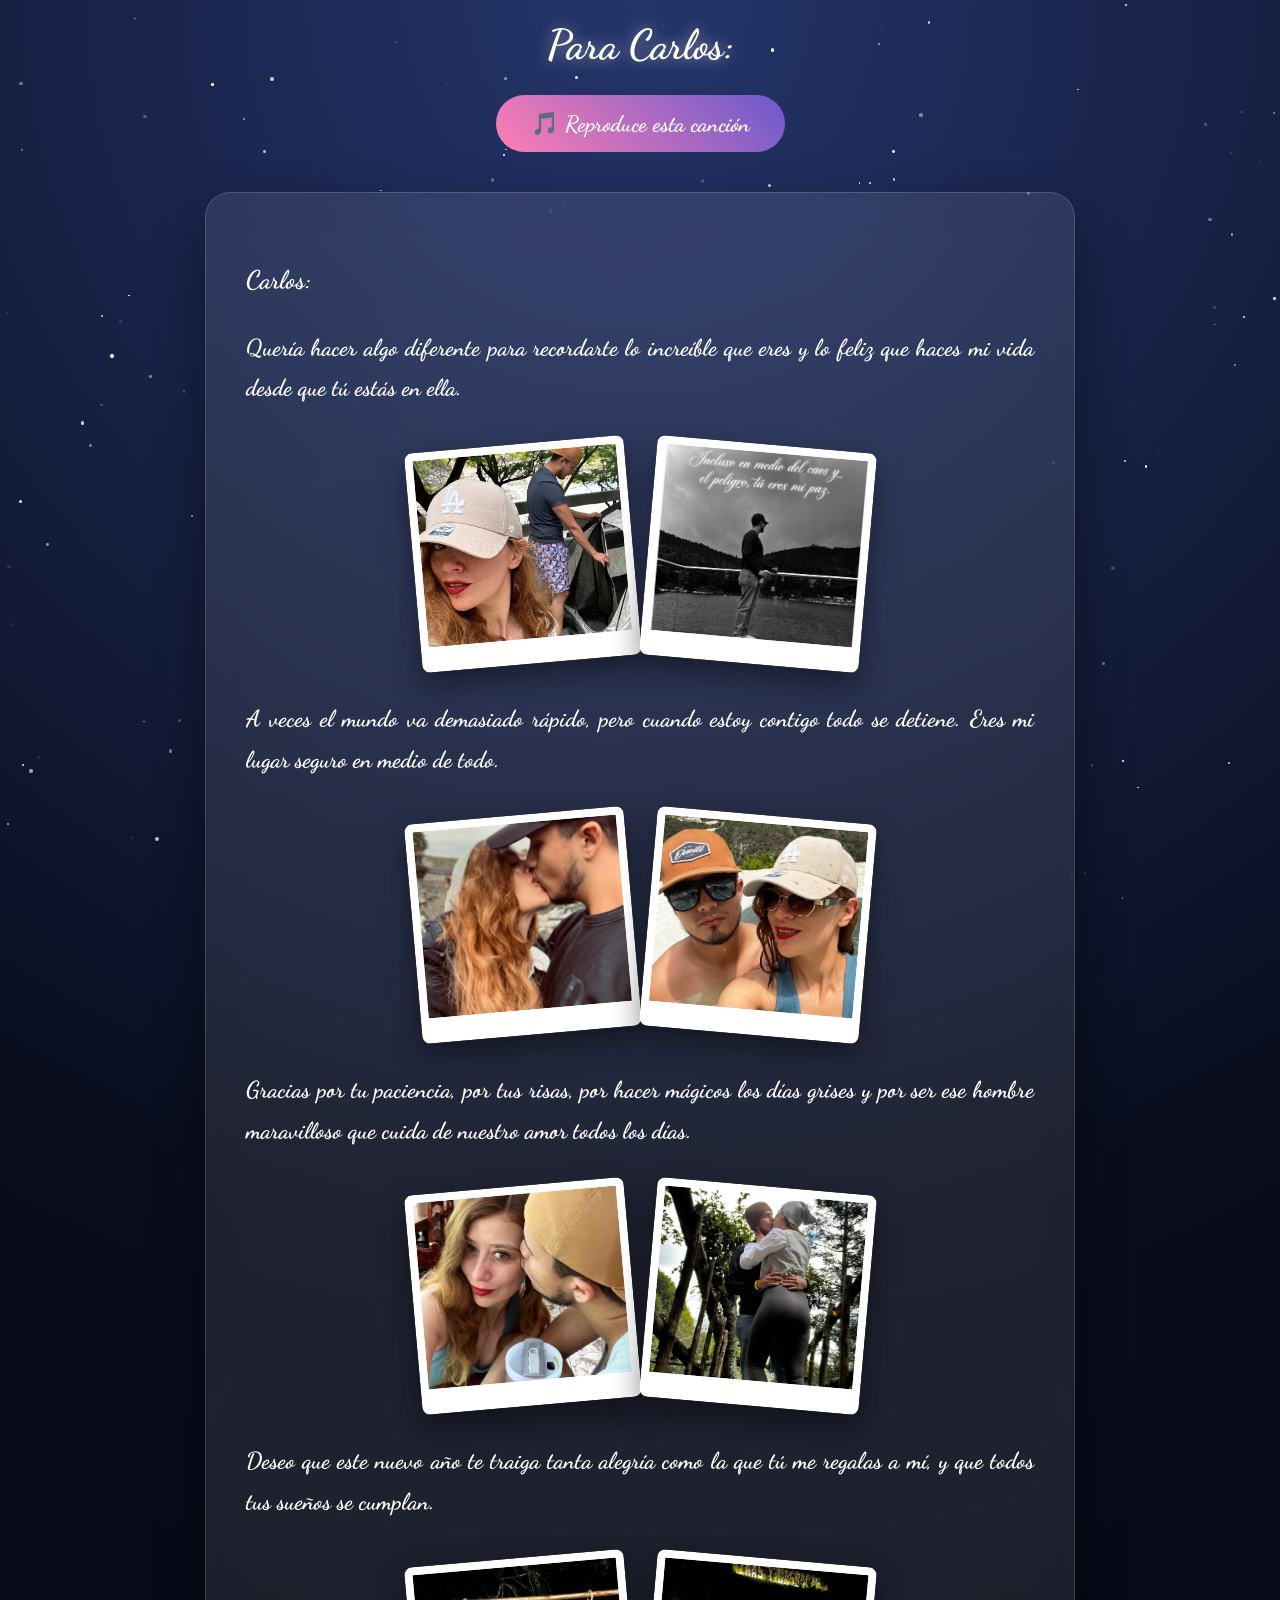
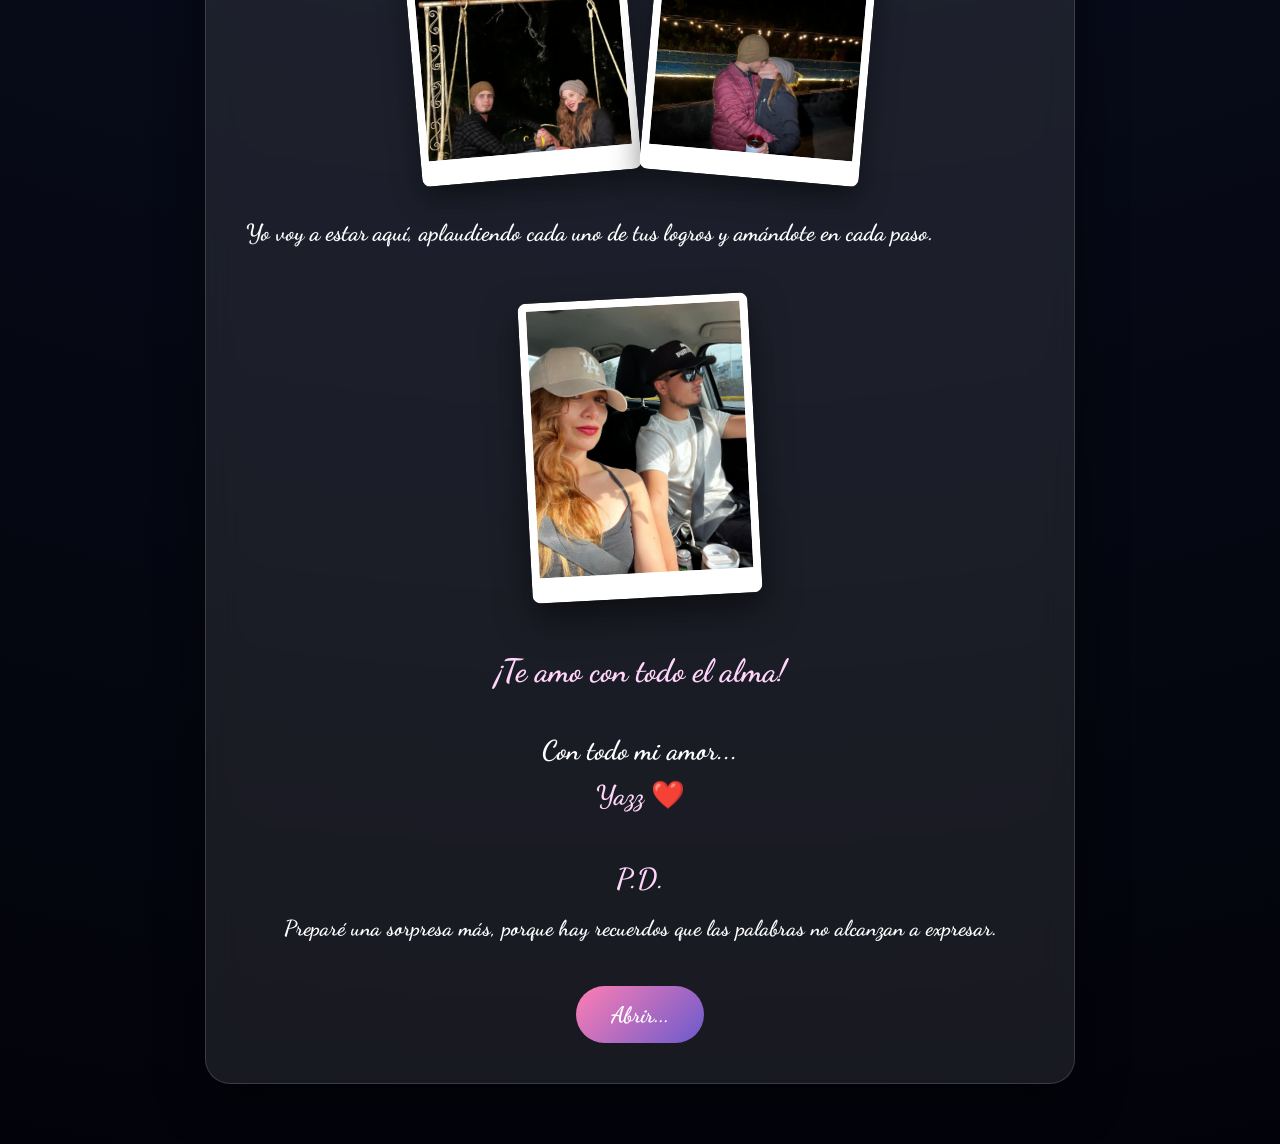
<file: index.html>
<!DOCTYPE html>
<html lang="es">

<head>

    <meta charset="UTF-8">

    <meta name="viewport" content="width=device-width, initial-scale=1.0">


    <title>Para Carlos ❤️</title>



    <!-- Fuente cursiva romántica -->

    <link href="https://fonts.googleapis.com/css2?family=Dancing+Script:wght@500;600;700&display=swap" rel="stylesheet">



    <!-- Estilos -->

    <link rel="stylesheet" href="style.css">


</head>



<body>



<div id="stars"></div>





<!-- Visor de imágenes -->

<div id="viewer">


    <span id="close">&times;</span>


    <img id="viewerImg" alt="Imagen ampliada">


</div>







<main class="container">





    <header class="header">


    <h1>
        Para Carlos:
    </h1>


</header>


<!-- PEGA AQUÍ EL REPRODUCTOR DE CANCION -->


<!-- =========================
     REPRODUCTOR DE CANCION
========================= -->

<style>

.music-container{

    text-align:center;

    margin:25px 0 40px;

}


.music-button{

    background:linear-gradient(45deg,#ff7eb3,#6a5acd);

    color:white;

    border:none;

    padding:15px 35px;

    border-radius:30px;

    font-family:'Dancing Script',cursive;

    font-size:1.4rem;

    font-weight:bold;

    cursor:pointer;

}


</style>


<div class="music-container">


    <audio id="cancion">

        <source src="arrullodeestrellas.mp3" type="audio/mpeg">

    </audio>


    <button class="music-button" onclick="reproducir()">

        🎵 Reproduce esta canción

    </button>


</div>


<script>

const audio = document.getElementById("cancion");

const botonMusica = document.querySelector(".music-button");


function reproducir(){


    if(audio.paused){


        audio.volume = 0.35;

        audio.play();

        botonMusica.innerHTML = "⏸️ Pausar canción";


    }else{


        audio.pause();

        botonMusica.innerHTML = "🎵 Reproducir nuestra canción";


    }


}

</script>












    <section class="letter">





        <p class="name">

            Carlos:

        </p>






        <p>

            Quería hacer algo diferente para recordarte lo increíble que eres
            y lo feliz que haces mi vida desde que tú estás en ella.

        </p>







        <div class="photos">


            <img src="yc1.jpeg" alt="Recuerdo 1" >


            <img src="yc2.jpeg" alt="Recuerdo 2">


        </div>









        <p>

            A veces el mundo va demasiado rápido,
            pero cuando estoy contigo todo se detiene.
            Eres mi lugar seguro en medio de todo.

        </p>








        <div class="photos">


            <img src="yc3.jpeg" alt="Recuerdo 3">


            <img src="yc4.jpeg" alt="Recuerdo 4">


        </div>









        <p>

            Gracias por tu paciencia,
            por tus risas,
            por hacer mágicos los días grises
            y por ser ese hombre maravilloso
            que cuida de nuestro amor todos los días.

        </p>








        <div class="photos">


            <img src="yc5.jpeg" alt="Recuerdo 5">


            <img src="yc6.jpeg" alt="Recuerdo 6">


        </div>









        <p>

            Deseo que este nuevo año
            te traiga tanta alegría
            como la que tú me regalas a mí,
            y que todos tus sueños se cumplan.

        </p>








        <div class="photos">


            <img src="yc7.jpeg" alt="Recuerdo 7">


            <img src="yc8.jpeg" alt="Recuerdo 8">


        </div>









        <p>

            Yo voy a estar aquí,
            aplaudiendo cada uno de tus logros
            y amándote en cada paso.

        </p>








        <div class="final-photo">


            <img src="yc9.jpeg" alt="Recuerdo final">


        </div>








        <p class="love">

            ¡Te amo con todo el alma!

        </p>







        <div class="signature">


            <h2>

                Con todo mi amor...

            </h2>



            <h3>

                Yazz ❤️

            </h3>



        </div>


<!-- =========================
        POSDATA
========================= -->


<style>

.postscript{

    margin-top:50px;

    text-align:center;

}


.postscript h3{

    font-size:1.8rem;

    color:#ffd5fa;

    margin-bottom:15px;

}


.postscript p{

    text-align:center;

    font-size:1.35rem;

    line-height:1.6;

    margin:15px 0;

}



.surprise-button{

    display:inline-block;

    margin-top:25px;

    padding:15px 35px;

    border-radius:50px;

    background:linear-gradient(135deg,#ff7eb3,#6a5acd);

    color:white;

    text-decoration:none;

    font-family:'Dancing Script',cursive;

    font-size:1.4rem;

    font-weight:bold;

    transition:.3s;

}



.surprise-button:hover{

    transform:scale(1.08);

}



.surprise-button:active{

    transform:scale(.95);

}

</style>



<div class="postscript">


    <h3>P.D.</h3>



    <p>

        Preparé una sorpresa más, porque hay recuerdos que las palabras no alcanzan a expresar.

    </p>



    <a href="videos.html" class="surprise-button">

        Abrir...

    </a>


</div>





    </section>






</main>







<script src="script.js"></script>




</body>


</html>
</file>
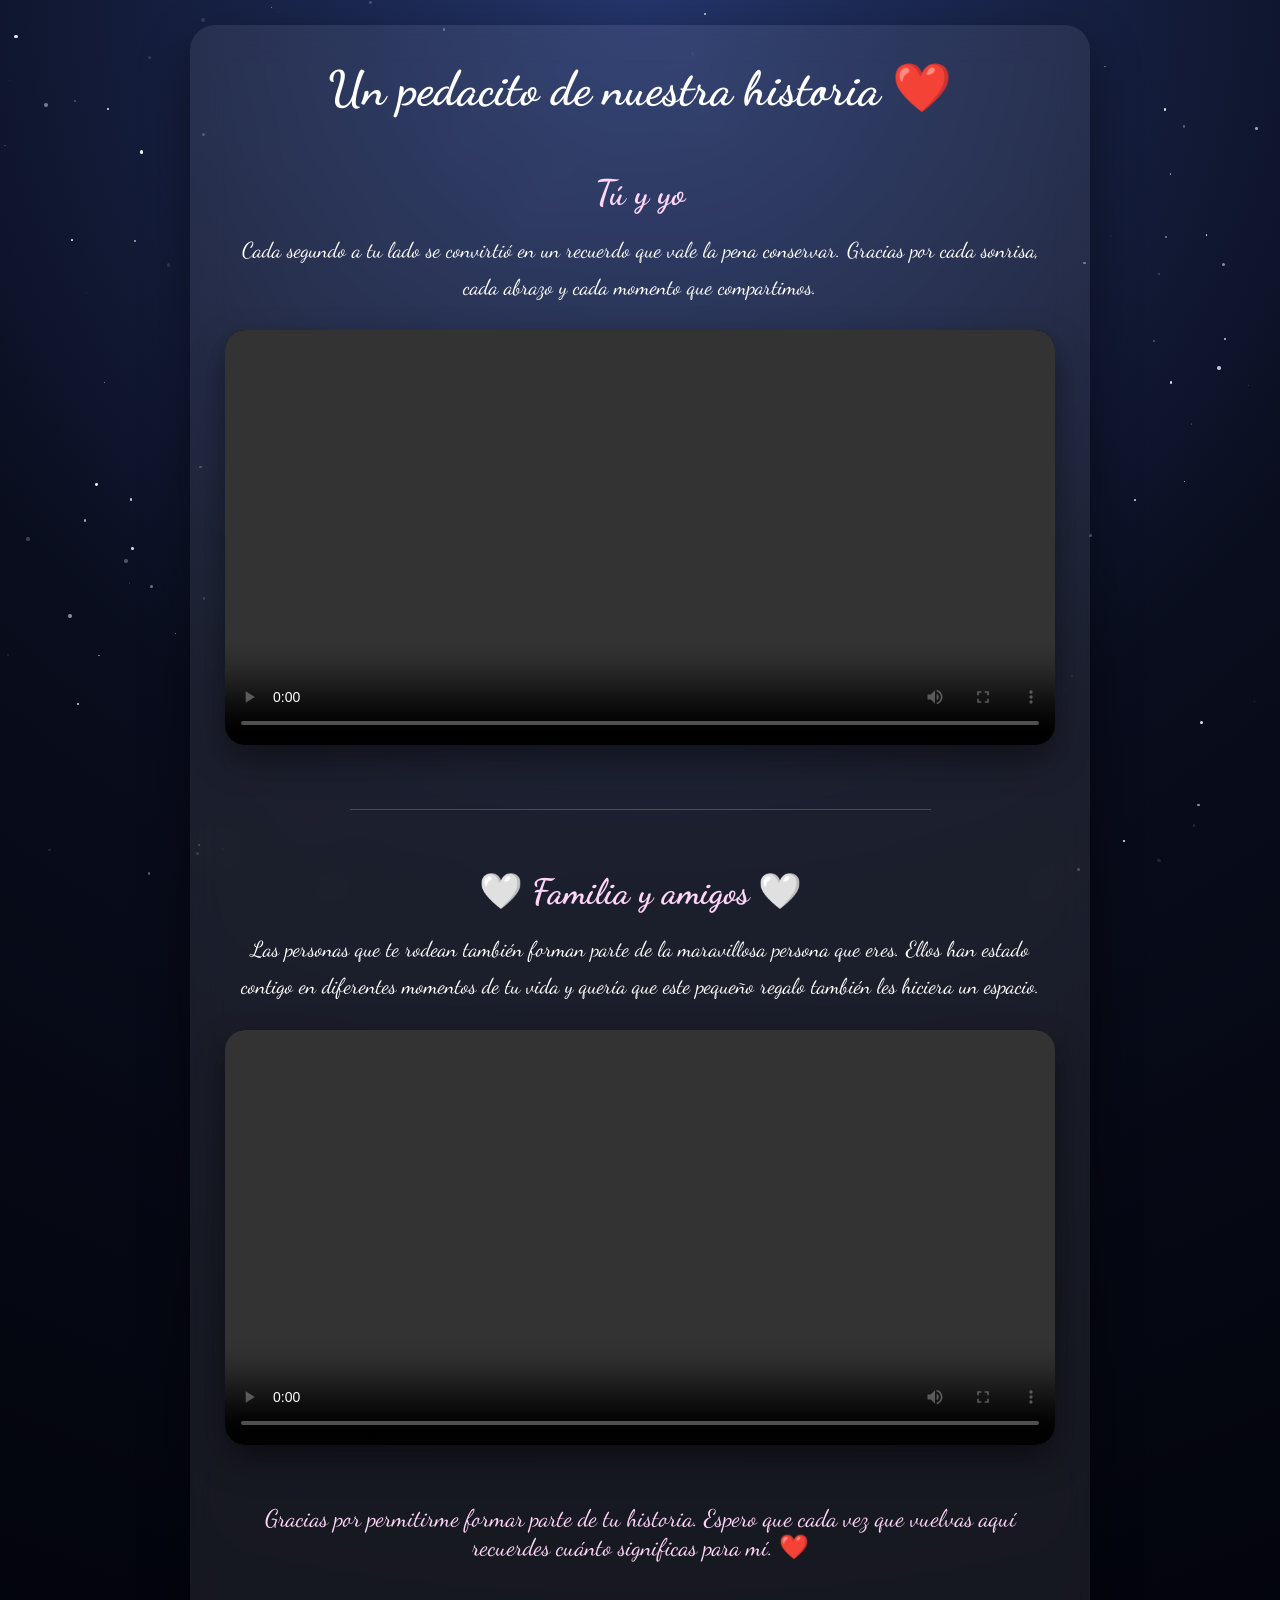
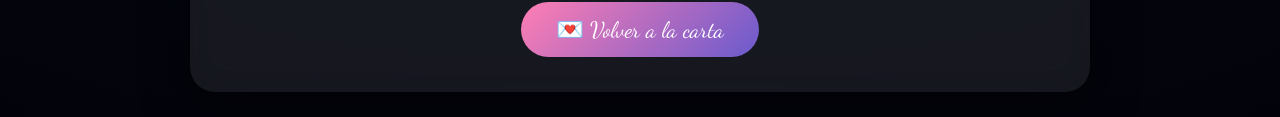
<file: videos.html>
<!DOCTYPE html>
<html lang="es">
<head>

<meta charset="UTF-8">
<meta name="viewport" content="width=device-width, initial-scale=1.0">

<title>Nuestros recuerdos ❤️</title>

<link href="https://fonts.googleapis.com/css2?family=Dancing+Script:wght@500;600;700&display=swap" rel="stylesheet">

<style>

*{
    margin:0;
    padding:0;
    box-sizing:border-box;
}

html{
    scroll-behavior:smooth;
}

body{

    min-height:100vh;
    overflow-x:hidden;

    background:
    radial-gradient(circle at top,#24356b,#090d1d 45%,#02030a);

    color:white;
    font-family:'Dancing Script',cursive;

    padding:25px;

}

/*=========================
        ESTRELLAS
=========================*/

#stars{

    position:fixed;
    inset:0;
    z-index:-1;

}

/*=========================
      CONTENEDOR
=========================*/

.container{

    max-width:900px;
    margin:auto;

}

.card{

    background:rgba(255,255,255,.08);

    backdrop-filter:blur(18px);

    border-radius:25px;

    padding:35px;

    box-shadow:0 20px 50px rgba(0,0,0,.45);

}

/*=========================
        TITULOS
=========================*/

h1{

    text-align:center;

    font-size:3rem;

    margin-bottom:20px;

}

.intro{

    text-align:center;

    font-size:1.45rem;

    line-height:1.7;

    margin-bottom:45px;

    color:#f2f2f2;

}

/*=========================
        VIDEOS
=========================*/

.video-section{

    margin:55px 0;

}

.video-title{

    text-align:center;

    font-size:2.2rem;

    color:#ffd5fa;

    margin-bottom:18px;

}

.video-text{

    text-align:center;

    font-size:1.35rem;

    line-height:1.7;

    margin-bottom:25px;

}

video{

    width:100%;

    border-radius:20px;

    box-shadow:0 15px 35px rgba(0,0,0,.45);

    background:black;

}

.separator{

    width:70%;

    height:1px;

    margin:60px auto;

    background:rgba(255,255,255,.2);

}

/*=========================
        BOTON
=========================*/

.back{

    display:inline-block;

    margin-top:40px;

    padding:14px 35px;

    border-radius:50px;

    background:linear-gradient(135deg,#ff7eb3,#6a5acd);

    color:white;

    text-decoration:none;

    font-size:1.4rem;

    transition:.3s;

}

.back:hover{

    transform:scale(1.05);

}

.final{

    text-align:center;

    margin-top:45px;

    font-size:1.5rem;

    color:#ffd5fa;

}

/*=========================
        RESPONSIVE
=========================*/

@media(max-width:700px){

.card{

    padding:25px 18px;

}

h1{

    font-size:2.3rem;

}

.video-title{

    font-size:1.8rem;

}

.intro,
.video-text{

    font-size:1.2rem;

}

}

</style>

</head>

<body>

<div id="stars"></div>

<div class="container">

<div class="card">

<h1>Un pedacito de nuestra historia ❤️</h1>

<p class="intro">



</p>

<!-- VIDEO 1 -->

<div class="video-section">

<h2 class="video-title">

Tú y yo 

</h2>

<p class="video-text">

Cada segundo a tu lado se convirtió en un recuerdo que vale la pena conservar.
Gracias por cada sonrisa, cada abrazo y cada momento que compartimos.

</p>

<video controls>

    <source src="video1.mp4" type="video/mp4">

    Tu navegador no soporta video.

</video>

</div>

<div class="separator"></div>

<!-- VIDEO 2 -->

<div class="video-section">

<h2 class="video-title">

🤍 Familia y amigos 🤍

</h2>

<p class="video-text">

Las personas que te rodean también forman parte de la maravillosa persona que eres.
Ellos han estado contigo en diferentes momentos de tu vida y quería que este pequeño regalo también les hiciera un espacio.

</p>

<video controls>

    <source src="video2.mp4" type="video/mp4">

    Tu navegador no soporta video.

</video>

</div>

<p class="final">

Gracias por permitirme formar parte de tu historia.
Espero que cada vez que vuelvas aquí recuerdes cuánto significas para mí. ❤️

</p>

<div style="text-align:center;">

<a href="index.html" class="back">

💌 Volver a la carta

</a>

</div>

</div>

</div>

<script>

/* ESTRELLAS */

const stars = document.getElementById("stars");

for(let i=0;i<180;i++){

    const star=document.createElement("span");

    const size=Math.random()*3+1;

    star.style.position="absolute";
    star.style.width=size+"px";
    star.style.height=size+"px";
    star.style.borderRadius="50%";
    star.style.background="white";
    star.style.left=Math.random()*100+"%";
    star.style.top=Math.random()*100+"%";
    star.style.opacity=Math.random();

    star.style.animation=`blink ${2+Math.random()*4}s infinite`;

    stars.appendChild(star);

}

const style=document.createElement("style");

style.innerHTML=`

@keyframes blink{

0%{opacity:.2;transform:scale(1);}
50%{opacity:1;transform:scale(1.6);}
100%{opacity:.2;transform:scale(1);}

}

`;

document.head.appendChild(style);

</script>

</body>
</html>
</file>
<file: style.css>
/* =========================
   RESET
========================= */

*{

    margin:0;
    padding:0;
    box-sizing:border-box;

}


html{

    scroll-behavior:smooth;

}



body{

    min-height:100vh;

    font-family:'Dancing Script', cursive;

    font-weight:700;

    color:white;

    overflow-x:hidden;

    background:

    radial-gradient(circle at top,#24356b,#090d1d 45%,#02030a);

}



/* =========================
   ESTRELLAS
========================= */


#stars{

    position:fixed;

    inset:0;

    z-index:-1;

    overflow:hidden;

}







/* =========================
   CONTENEDOR
========================= */


.container{

    width:100%;

    padding:20px 15px 60px;

}




.header{

    text-align:center;

    margin-bottom:25px;

}



h1{

    font-family:'Dancing Script', cursive;

    font-weight:700;

    font-size:2.6rem;

    text-shadow:
    0 0 15px rgba(255,255,255,.5);

}



.intro{

    font-family:'Dancing Script', cursive;

    font-weight:700;

    margin-top:15px;

    font-size:1.3rem;

    line-height:1.7;

    color:#ddd;

    font-style:italic;

}







/* =========================
   CARTA
========================= */


.letter{

    width:100%;


    background:

    rgba(255,255,255,.09);


    backdrop-filter:blur(18px);


    border-radius:25px;


    border:

    1px solid rgba(255,255,255,.15);


    padding:25px 20px;


    box-shadow:

    0 20px 50px rgba(0,0,0,.45);


}





/* =========================
   TEXTO
========================= */


.letter p{

    font-family:'Dancing Script', cursive;

    font-weight:700;

    font-size:1.35rem;

    line-height:1.75;

    margin:25px 0;

    text-align:justify;

}



.name{

    font-family:'Dancing Script', cursive;

    font-size:1.6rem !important;

    font-weight:700;

    text-align:left !important;

}







/* =========================
   FOTOS ENTRE PARRAFOS
========================= */


.photos{

    width:100%;

    display:flex;

    justify-content:center;

    align-items:center;

    gap:15px;

    margin:35px auto;


}



.photos img{

    width:44%;

    max-width:170px;

    height:220px;

    object-fit:cover;


    background:white;


    padding:8px 8px 25px;


    border-radius:8px;


    box-shadow:

    0 12px 30px rgba(0,0,0,.45);


    cursor:pointer;


    transition:.35s;


}



.photos img:first-child{

    transform:rotate(-5deg);

}



.photos img:last-child{

    transform:rotate(5deg);

}



.photos img:hover{

    transform:
    scale(1.08)
    rotate(0deg);

}







/* =========================
   FOTO FINAL
========================= */


.final-photo{

    width:100%;

    display:flex;

    justify-content:center;


    margin:45px 0;


}



.final-photo img{

    width:65%;

    max-width:230px;

    height:300px;

    object-fit:cover;

    background:white;

    padding:8px 8px 25px;

    border-radius:8px;

    box-shadow:

    0 15px 35px rgba(0,0,0,.5);

    transform:rotate(-3deg);

}



.square-photo{

    aspect-ratio:1/1 !important;

    height:auto !important;

    object-fit:contain !important;

}







/* =========================
   FINAL
========================= */


.love{

    font-family:'Dancing Script', cursive;

    text-align:center !important;

    font-size:2rem !important;

    font-weight:700;

    color:#ffd5fa;

    margin-top:45px !important;

}





.signature{

    text-align:center;

    margin-top:35px;


}



.signature h2{

    font-family:'Dancing Script', cursive;

    font-size:1.7rem;

}



.signature h3{

    font-family:'Dancing Script', cursive;

    margin-top:12px;

    font-size:1.7rem;

    color:#ffd5fa;

}







/* =========================
   VISOR DE IMAGEN
========================= */


#viewer{

    position:fixed;

    inset:0;

    background:rgba(0,0,0,.92);

    display:flex;

    justify-content:center;

    align-items:center;

    opacity:0;

    pointer-events:none;

    transition:.3s;

    z-index:1000;

}



#viewer.active{

    opacity:1;

    pointer-events:auto;

}



#viewer img{

    width:90%;

    max-height:85vh;

    object-fit:contain;

    border-radius:15px;

}



#close{

    position:absolute;

    top:15px;

    right:25px;

    font-size:45px;

    cursor:pointer;

}







/* =========================
   TABLET
========================= */


@media(min-width:700px){


.container{

    max-width:750px;

    margin:auto;

}


.photos img{

    max-width:190px;

}



.letter{

    padding:40px;

}



}







/* =========================
   PC
========================= */


@media(min-width:1100px){


.container{

    max-width:900px;

}



.photos img{

    max-width:220px;

}



.letter p{

    font-size:1.45rem;

}


}
</file>
